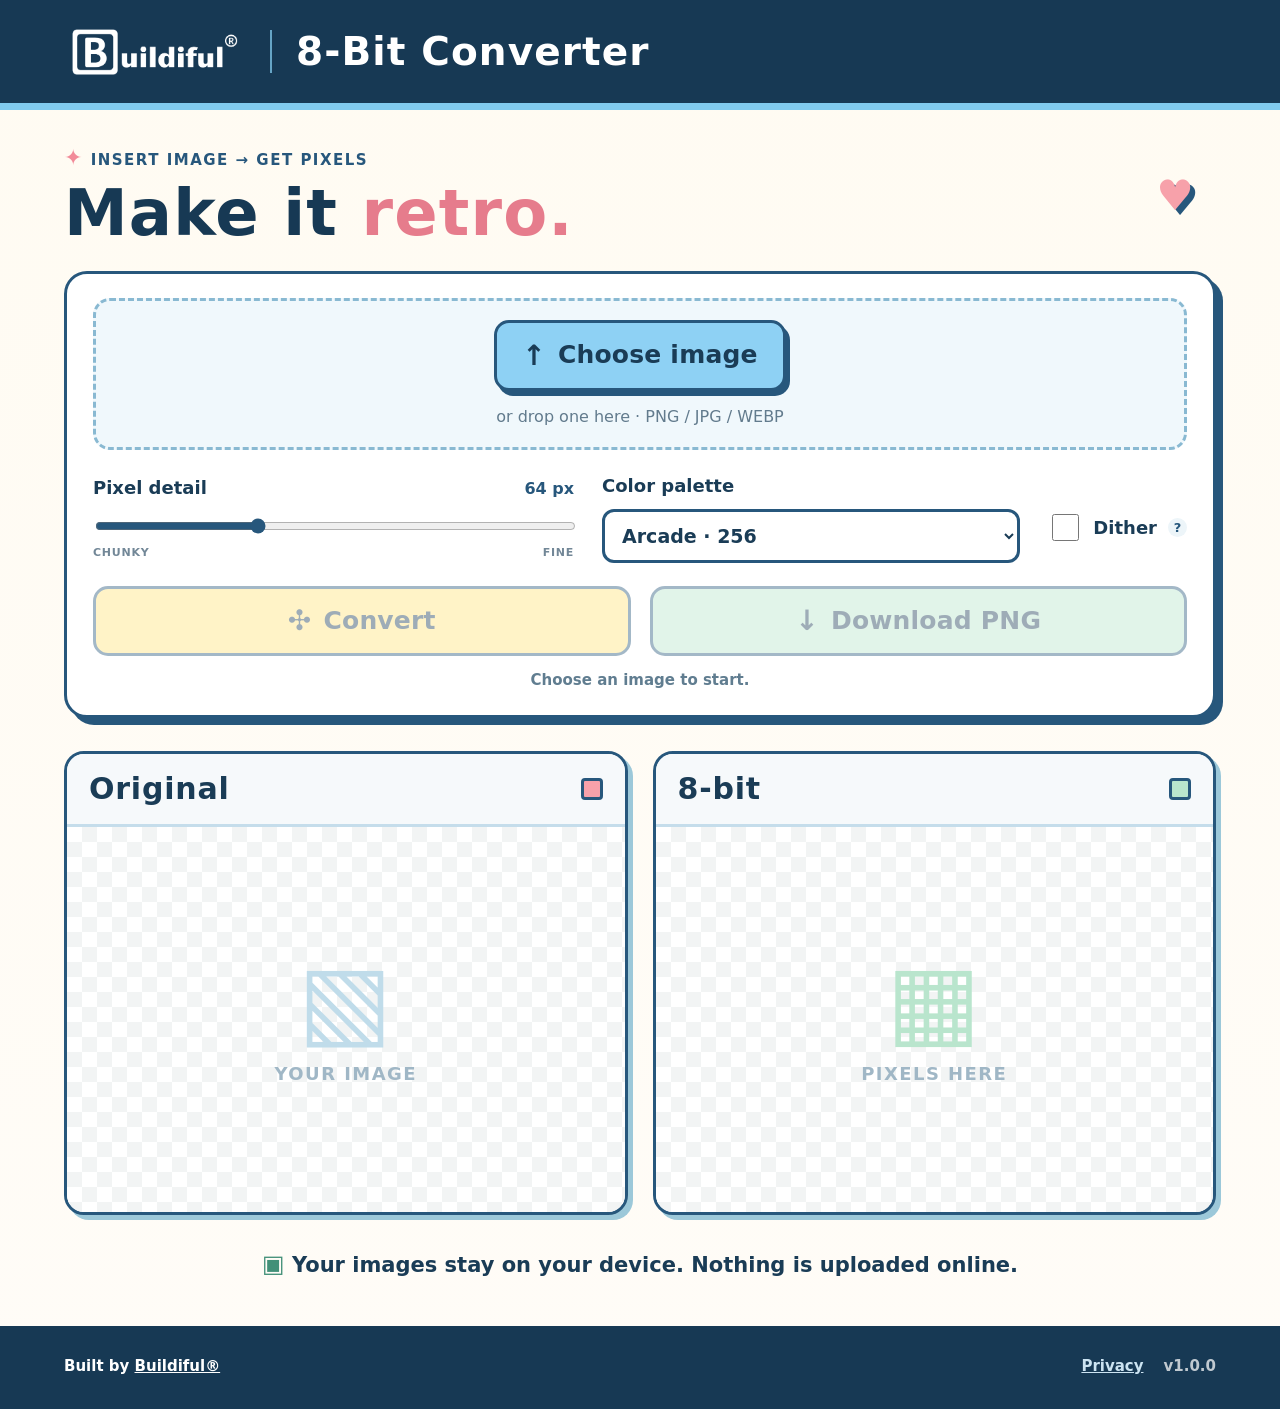
<file: index.html>
<!doctype html>
<html lang="en">
<head>
  <meta charset="utf-8">
  <meta name="viewport" content="width=device-width, initial-scale=1">
  <meta name="theme-color" content="#173954">
  <meta name="description" content="Turn photos into nostalgic pixel art with the free 8-Bit Converter by Buildiful®. Your images stay on your device.">
  <meta property="og:type" content="website">
  <meta property="og:title" content="8-Bit Converter by Buildiful®">
  <meta property="og:description" content="Your photos. Retro pixels. No uploads.">
  <meta property="og:url" content="https://buildiful.github.io/8-bit-converter/">
  <link rel="canonical" href="https://buildiful.github.io/8-bit-converter/">
  <link rel="icon" href="./assets/favicon.ico" sizes="any">
  <link rel="icon" type="image/png" sizes="32x32" href="./assets/favicon-32x32.png">
  <link rel="icon" type="image/png" sizes="16x16" href="./assets/favicon-16x16.png">
  <link rel="apple-touch-icon" href="./assets/apple-touch-icon.png">
  <link rel="stylesheet" href="./styles.css">
  <title>8-Bit Converter by Buildiful®</title>
  <script src="./js/buildiful-analytics-v2.js" defer></script>
  <script src="./js/app.js" defer></script>
</head>
<body>
  <header class="site-header">
    <div class="header-inner">
      <a class="brand" href="https://buildiful.com/" aria-label="Buildiful website">
        <img src="./assets/buildiful-logo-white.png" alt="Buildiful®" width="192" height="54">
      </a>
      <span class="brand-divider" aria-hidden="true"></span>
      <span class="app-name">8-Bit Converter</span>
    </div>
  </header>
  <main class="main">
    <div class="top-heading">
      <div>
        <p class="eyebrow"><span class="pixel-icon" aria-hidden="true">✦</span> INSERT IMAGE → GET PIXELS</p>
        <h1>Make it <span class="accent">retro.</span></h1>
      </div>
      <div class="heart" aria-hidden="true">♥</div>
    </div>

    <section class="workspace" aria-label="Pixel art converter">
      <div id="dropZone" class="upload-area" role="group" aria-label="Image upload">
        <label class="button button-blue upload-button" for="fileInput"><span aria-hidden="true">↑</span> Choose image</label>
        <input type="file" id="fileInput" accept="image/png,image/jpeg,image/webp" aria-label="Choose a PNG, JPEG, or WebP image">
        <p class="upload-hint" id="uploadHint">or drop one here · PNG / JPG / WEBP</p>
        <p class="file-name" id="fileName" aria-live="polite"></p>
      </div>

      <div class="options" aria-label="Conversion settings">
        <div class="option">
          <div class="option-heading"><label for="detail">Pixel detail</label><output id="detailValue" for="detail">64 px</output></div>
          <input type="range" id="detail" min="32" max="128" step="16" value="64" aria-label="Longest pixel-art dimension">
          <div class="range-labels"><span>CHUNKY</span><span>FINE</span></div>
        </div>
        <div class="option">
          <label for="palette">Color palette</label>
          <select id="palette">
            <option value="arcade">Arcade · 256</option>
            <option value="classic">Classic · 16</option>
            <option value="sunset">Pastel · 12</option>
            <option value="gameboy">Handheld · 4</option>
          </select>
        </div>
        <label class="dither-option"><input type="checkbox" id="dither"><span>Dither</span><span class="dither-help" title="Adds a classic dot pattern for smoother shades" aria-hidden="true">?</span></label>
      </div>

      <div class="action-row">
        <button id="convertBtn" class="button button-yellow" disabled><span aria-hidden="true">✣</span> Convert</button>
        <button id="downloadBtn" class="button button-mint" disabled><span aria-hidden="true">↓</span> Download PNG</button>
      </div>
      <p id="status" class="status" role="status" aria-live="polite">Choose an image to start.</p>
    </section>

    <section class="previews" aria-label="Before and after image preview">
      <article class="preview-card">
        <h2>Original <span class="marker pink" aria-hidden="true"></span></h2>
        <div class="preview-stage">
          <div class="preview-empty" id="originalEmpty"><span class="empty-art" aria-hidden="true">▧</span><span>YOUR IMAGE</span></div>
          <img id="originalImage" alt="Your original selected image" hidden>
        </div>
      </article>
      <article class="preview-card">
        <h2>8-bit <span class="marker mint" aria-hidden="true"></span></h2>
        <div class="preview-stage pixel-stage">
          <div class="preview-empty" id="outputEmpty"><span class="empty-art pixel-art" aria-hidden="true">▦</span><span>PIXELS HERE</span></div>
          <img id="outputImage" alt="Your converted pixel art image" hidden>
        </div>
      </article>
    </section>
    <p class="privacy-promise"><span aria-hidden="true">▣</span> Your images stay on your device. Nothing is uploaded online.</p>
  </main>
  <footer class="site-footer">
    <div class="footer-inner">
      <span>Built by <a href="https://buildiful.com/">Buildiful®</a></span>
      <div class="footer-links"><button id="analyticsSettings" type="button" aria-label="Privacy and analytics settings">Privacy</button><noscript><a href="./privacy.html">Privacy details</a></noscript><span>v1.0.0</span></div>
    </div>
  </footer>
  <div id="analyticsConsentRoot"></div>
</body>
</html>
</file>
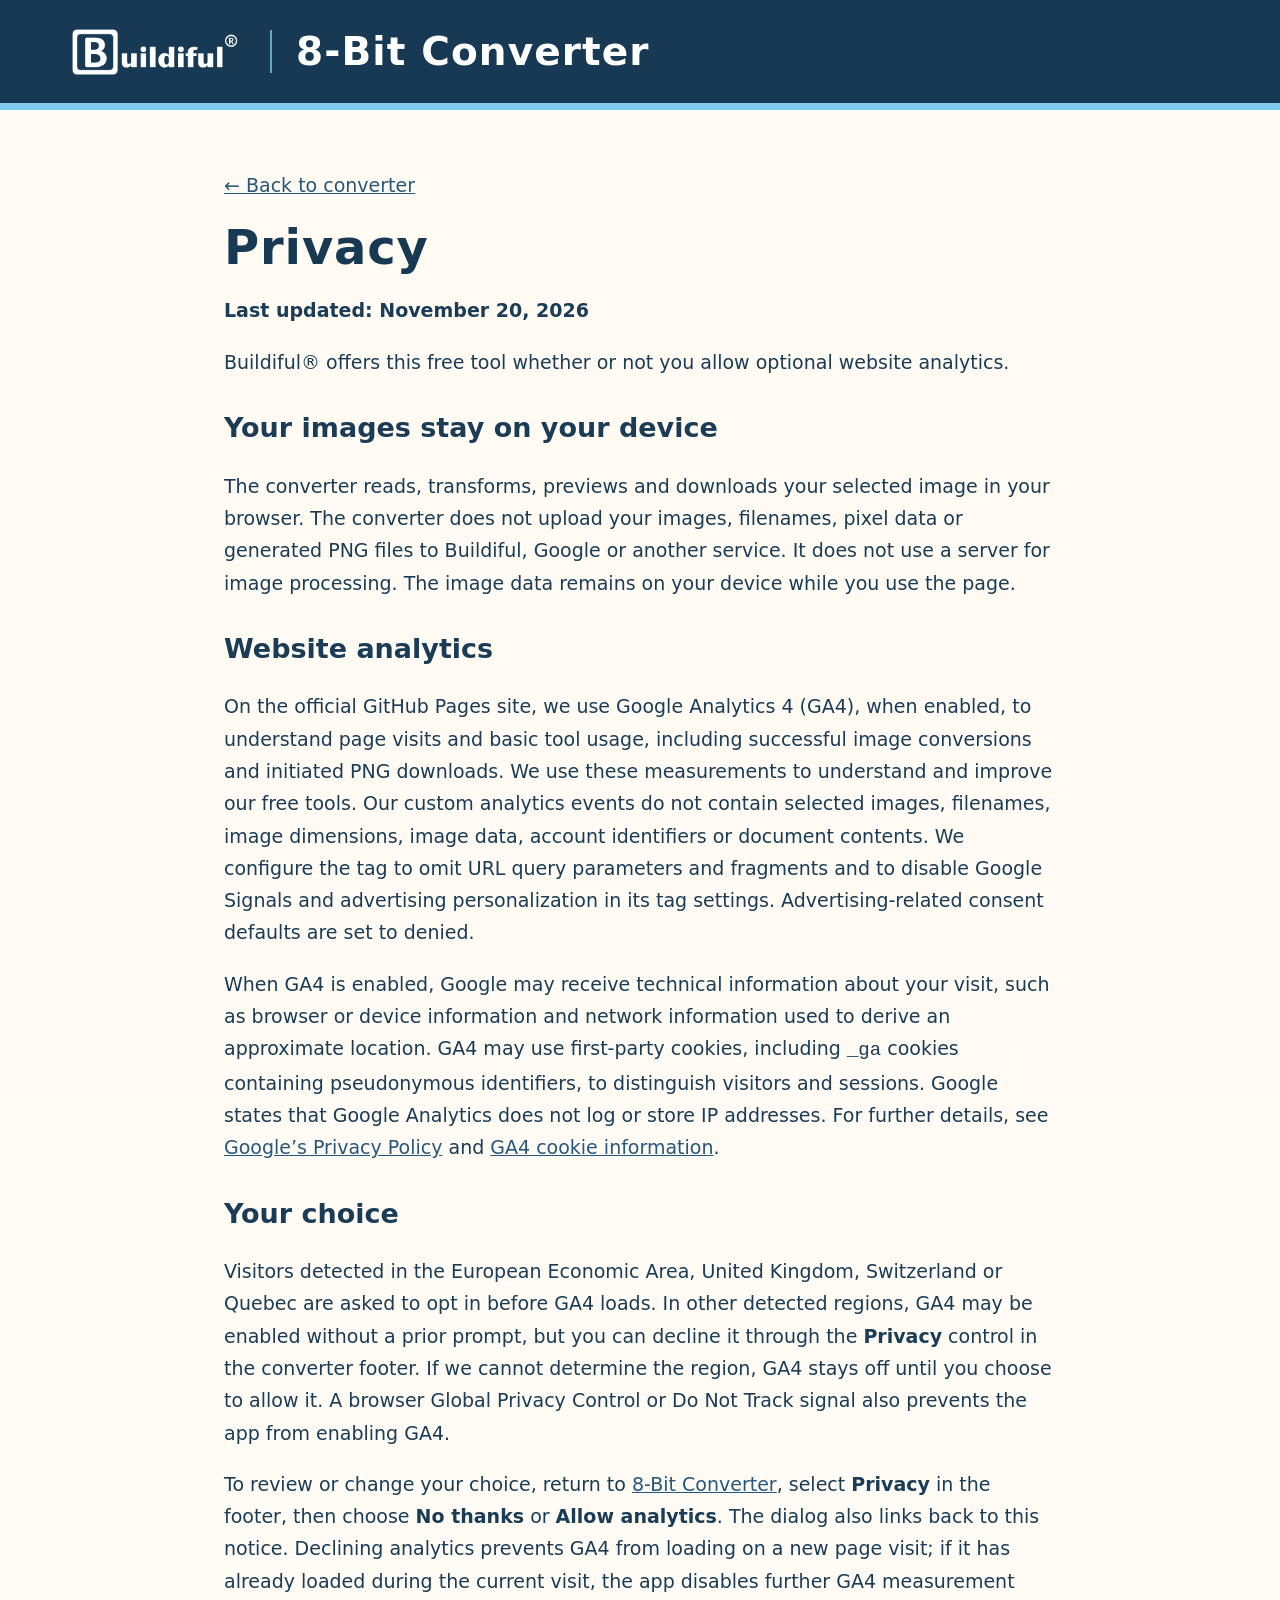
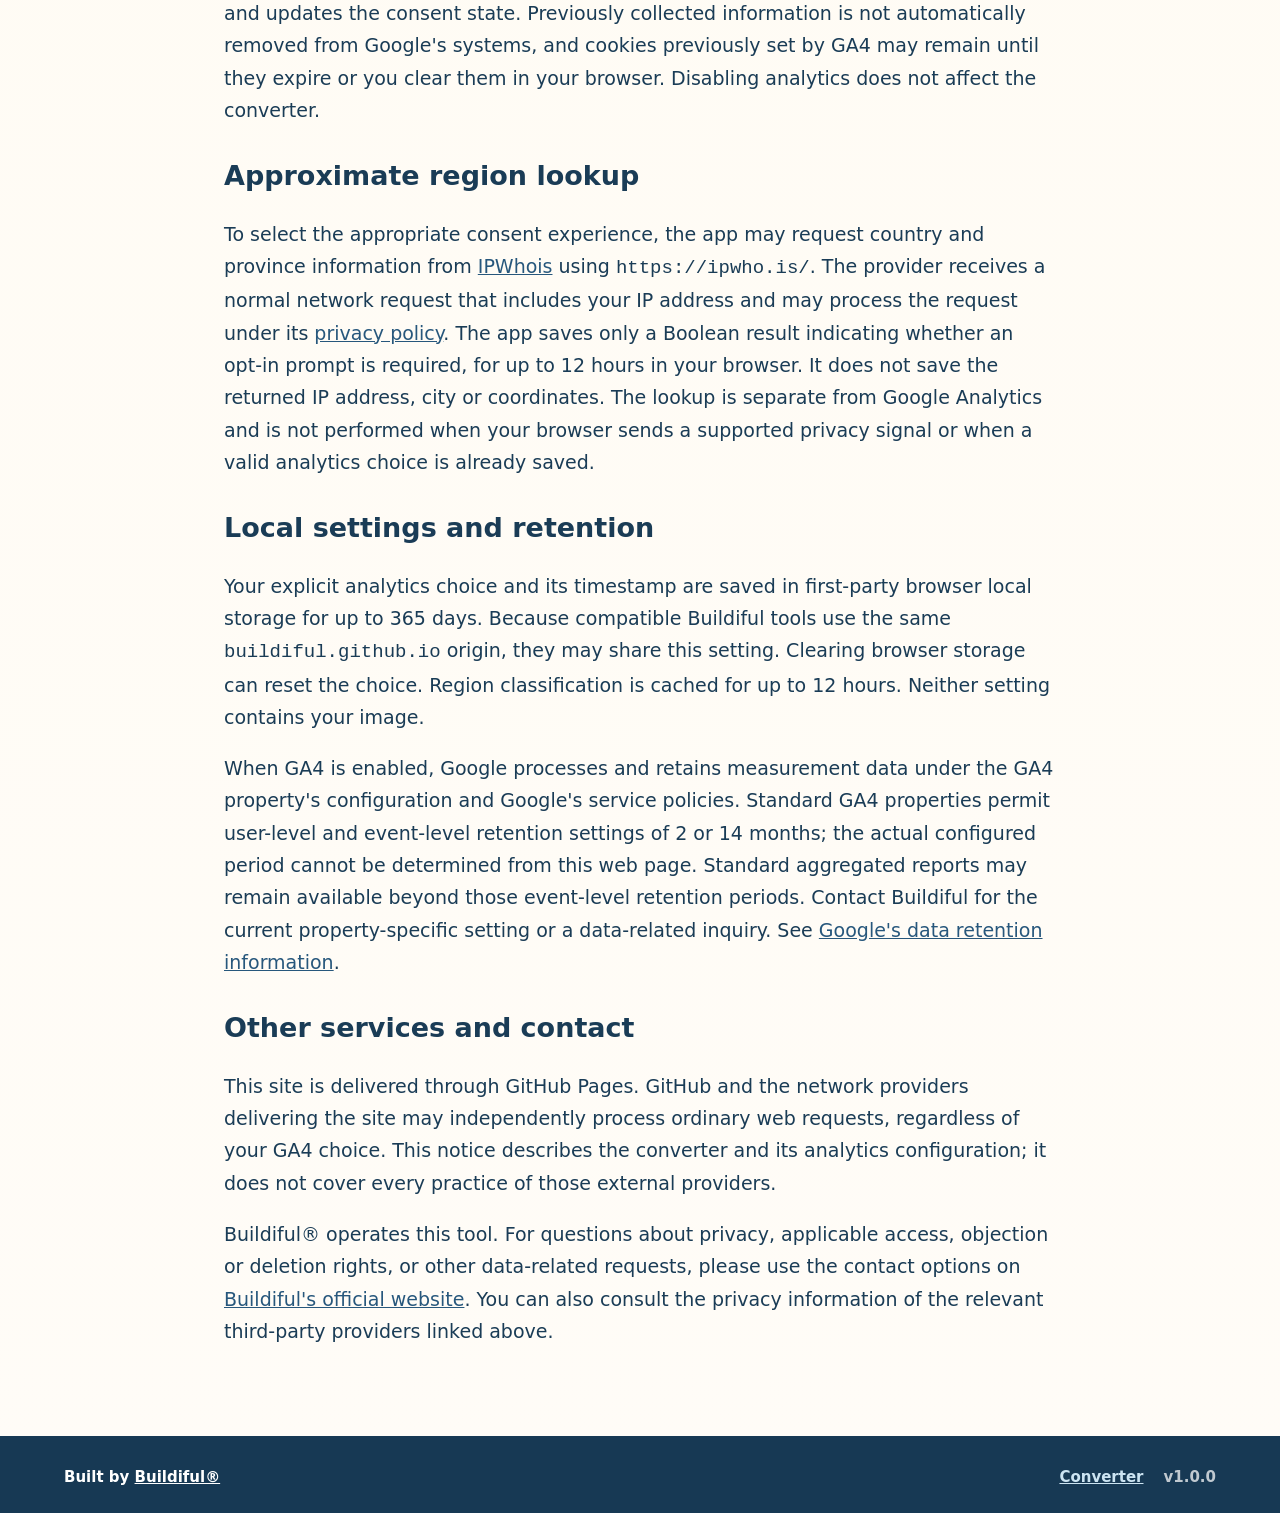
<file: privacy.html>
<!doctype html>
<html lang="en">
<head>
  <meta charset="utf-8">
  <meta name="viewport" content="width=device-width, initial-scale=1">
  <meta name="theme-color" content="#173954">
  <meta name="description" content="Privacy information for 8-Bit Converter by Buildiful®: local image processing, analytics, and your choices.">
  <title>Privacy | 8-Bit Converter by Buildiful®</title>
  <link rel="icon" href="./assets/favicon.ico" sizes="any">
  <link rel="apple-touch-icon" href="./assets/apple-touch-icon.png">
  <link rel="stylesheet" href="./styles.css">
</head>
<body>
  <header class="site-header">
    <div class="header-inner">
      <a class="brand" href="https://buildiful.com/" aria-label="Buildiful website"><img src="./assets/buildiful-logo-white.png" alt="Buildiful®" width="192" height="54"></a>
      <span class="brand-divider" aria-hidden="true"></span>
      <span class="app-name">8-Bit Converter</span>
    </div>
  </header>
  <main class="doc-main">
    <p><a href="./">← Back to converter</a></p>
    <h1>Privacy</h1>
    <p><strong>Last updated: November 20, 2026</strong></p>
    <p>Buildiful® offers this free tool whether or not you allow optional website analytics.</p>

    <h2>Your images stay on your device</h2>
    <p>The converter reads, transforms, previews and downloads your selected image in your browser. The converter does not upload your images, filenames, pixel data or generated PNG files to Buildiful, Google or another service. It does not use a server for image processing. The image data remains on your device while you use the page.</p>

    <h2>Website analytics</h2>
    <p>On the official GitHub Pages site, we use Google Analytics 4 (GA4), when enabled, to understand page visits and basic tool usage, including successful image conversions and initiated PNG downloads. We use these measurements to understand and improve our free tools. Our custom analytics events do not contain selected images, filenames, image dimensions, image data, account identifiers or document contents. We configure the tag to omit URL query parameters and fragments and to disable Google Signals and advertising personalization in its tag settings. Advertising-related consent defaults are set to denied.</p>
    <p>When GA4 is enabled, Google may receive technical information about your visit, such as browser or device information and network information used to derive an approximate location. GA4 may use first-party cookies, including <code>_ga</code> cookies containing pseudonymous identifiers, to distinguish visitors and sessions. Google states that Google Analytics does not log or store IP addresses. For further details, see <a href="https://policies.google.com/privacy">Google’s Privacy Policy</a> and <a href="https://support.google.com/analytics/answer/11397207">GA4 cookie information</a>.</p>

    <h2>Your choice</h2>
    <p>Visitors detected in the European Economic Area, United Kingdom, Switzerland or Quebec are asked to opt in before GA4 loads. In other detected regions, GA4 may be enabled without a prior prompt, but you can decline it through the <strong>Privacy</strong> control in the converter footer. If we cannot determine the region, GA4 stays off until you choose to allow it. A browser Global Privacy Control or Do Not Track signal also prevents the app from enabling GA4.</p>
    <p>To review or change your choice, return to <a href="./">8-Bit Converter</a>, select <strong>Privacy</strong> in the footer, then choose <strong>No thanks</strong> or <strong>Allow analytics</strong>. The dialog also links back to this notice. Declining analytics prevents GA4 from loading on a new page visit; if it has already loaded during the current visit, the app disables further GA4 measurement and updates the consent state. Previously collected information is not automatically removed from Google's systems, and cookies previously set by GA4 may remain until they expire or you clear them in your browser. Disabling analytics does not affect the converter.</p>

    <h2>Approximate region lookup</h2>
    <p>To select the appropriate consent experience, the app may request country and province information from <a href="https://ipwhois.io/">IPWhois</a> using <code>https://ipwho.is/</code>. The provider receives a normal network request that includes your IP address and may process the request under its <a href="https://ipwhois.io/privacy">privacy policy</a>. The app saves only a Boolean result indicating whether an opt-in prompt is required, for up to 12 hours in your browser. It does not save the returned IP address, city or coordinates. The lookup is separate from Google Analytics and is not performed when your browser sends a supported privacy signal or when a valid analytics choice is already saved.</p>

    <h2>Local settings and retention</h2>
    <p>Your explicit analytics choice and its timestamp are saved in first-party browser local storage for up to 365 days. Because compatible Buildiful tools use the same <code>buildiful.github.io</code> origin, they may share this setting. Clearing browser storage can reset the choice. Region classification is cached for up to 12 hours. Neither setting contains your image.</p>
    <p>When GA4 is enabled, Google processes and retains measurement data under the GA4 property's configuration and Google's service policies. Standard GA4 properties permit user-level and event-level retention settings of 2 or 14 months; the actual configured period cannot be determined from this web page. Standard aggregated reports may remain available beyond those event-level retention periods. Contact Buildiful for the current property-specific setting or a data-related inquiry. See <a href="https://support.google.com/analytics/answer/7667196">Google's data retention information</a>.</p>

    <h2>Other services and contact</h2>
    <p>This site is delivered through GitHub Pages. GitHub and the network providers delivering the site may independently process ordinary web requests, regardless of your GA4 choice. This notice describes the converter and its analytics configuration; it does not cover every practice of those external providers.</p>
    <p>Buildiful® operates this tool. For questions about privacy, applicable access, objection or deletion rights, or other data-related requests, please use the contact options on <a href="https://buildiful.com/">Buildiful's official website</a>. You can also consult the privacy information of the relevant third-party providers linked above.</p>
  </main>
  <footer class="site-footer">
    <div class="footer-inner">
      <span>Built by <a href="https://buildiful.com/">Buildiful®</a></span>
      <div class="footer-links"><a href="./">Converter</a><span>v1.0.0</span></div>
    </div>
  </footer>
</body>
</html>
</file>
<file: styles.css>
:root{color-scheme:light;--navy:#173954;--blue:#27577c;--sky:#88cef4;--pink:#f7a1aa;--mint:#b9e5cd;--yellow:#ffe37b;--cream:#fffaf0;--ink:#1a3c56;--shadow:7px 7px 0 #27577c;--border:3px solid var(--blue);font-family:system-ui,-apple-system,BlinkMacSystemFont,"Segoe UI",sans-serif;line-height:1.45}
*{box-sizing:border-box}html{min-width:320px}body{margin:0;background:linear-gradient(#fffbf2,#fffcf7);color:var(--ink);font-size:18px}button,input,select{font:inherit}a{color:inherit}button{cursor:pointer}button:disabled{cursor:not-allowed;opacity:.42;box-shadow:none;transform:none!important}button:focus-visible,a:focus-visible,label:focus-within,select:focus-visible,input:focus-visible{outline:4px solid #f5a94b;outline-offset:4px}
.site-header{background:var(--navy);color:#fff;border-bottom:7px solid #80caed}.header-inner{max-width:1200px;margin:auto;display:flex;gap:24px;align-items:center;min-height:103px;padding:14px 24px}.brand img{display:block;width:182px;height:auto;max-height:54px;object-fit:contain}.brand-divider{width:2px;height:43px;background:#80caed;opacity:.75}.app-name{font-size:clamp(23px,3.4vw,39px);font-weight:900;letter-spacing:.028em;line-height:1.12}
.main{max-width:1200px;margin:0 auto;padding:30px 24px 44px}.top-heading{display:flex;justify-content:space-between;align-items:center;margin:2px 0 21px}.eyebrow{font-size:15px;font-weight:900;letter-spacing:.1em;margin:0 0 3px;color:var(--blue)}.pixel-icon{font-size:22px;color:#f28b99}h1{font-size:clamp(37px,5.5vw,64px);line-height:1.15;letter-spacing:.018em;margin:0;color:var(--navy);font-weight:900}.accent{color:#e67c8c}.heart{font-size:42px;color:var(--pink);text-shadow:5px 5px var(--blue);padding-right:22px}
.workspace{border:var(--border);border-radius:23px;background:#fff;box-shadow:var(--shadow);padding:24px 26px 17px}.upload-area{min-height:130px;background:#f0f8fc;border:3px dashed #89b9d2;border-radius:17px;padding:19px;text-align:center;transition:background .2s,border-color .2s}.upload-area.dragover{background:#d7f1fb;border-color:#27577c}.upload-button{display:inline-flex!important}#fileInput{position:absolute;width:1px;height:1px;opacity:0;pointer-events:none}.button{border:var(--border);border-radius:15px;padding:14px 25px;min-height:65px;font-size:clamp(19px,2.5vw,25px);font-weight:900;letter-spacing:.008em;color:var(--ink);display:inline-flex;align-items:center;justify-content:center;gap:12px;box-shadow:4px 5px 0 var(--blue);transition:transform .1s,box-shadow .1s;text-decoration:none}.button:not(:disabled):active{transform:translate(3px,4px);box-shadow:1px 1px 0 var(--blue)}.button-blue{background:#8ed1f4}.button-yellow{background:var(--yellow)}.button-mint{background:var(--mint)}.button span{font-size:28px;line-height:1}.upload-hint{font-size:16px;margin:14px 0 0;color:#627b8d}.file-name{font-weight:800;overflow-wrap:anywhere;color:var(--blue);margin:7px 0 0}.file-name:empty{display:none}
.options{display:grid;grid-template-columns:1.15fr 1fr auto;gap:28px;align-items:center;margin:23px 0}.option{min-width:0}.option label,.option-heading label{display:block;font-size:18px;font-weight:850;margin-bottom:10px}.option-heading{display:flex;justify-content:space-between;align-items:baseline;gap:8px}.option-heading output{font-size:16px;font-weight:800;color:var(--blue)}input[type=range]{width:100%;accent-color:var(--blue);cursor:pointer;height:24px}.range-labels{display:flex;justify-content:space-between;font-size:11px;font-weight:900;letter-spacing:.07em;color:#728797}select{width:100%;min-height:54px;border:var(--border);border-radius:12px;padding:9px 13px;background:#fff;color:var(--ink);font-size:19px;font-weight:800}.dither-option{align-self:center;display:flex;align-items:center;gap:11px;font-size:18px;font-weight:850;white-space:nowrap;margin-top:20px;cursor:pointer}.dither-option input{width:27px;height:27px;accent-color:var(--blue)}.dither-help{display:inline-grid;place-items:center;border-radius:50%;width:19px;height:19px;font-size:13px;background:#edf5f9;color:var(--blue)}.action-row{display:grid;grid-template-columns:1fr 1fr;gap:19px}.status{min-height:28px;text-align:center;margin:14px 0 0;color:#607d90;font-weight:750;font-size:15px}.status.error{color:#b23b56}
.previews{display:grid;grid-template-columns:1fr 1fr;gap:25px;margin-top:33px}.preview-card{background:#fff;border:var(--border);border-radius:20px;overflow:hidden;box-shadow:5px 5px 0 #9cc8d9}.preview-card h2{display:flex;align-items:center;justify-content:space-between;margin:0;background:#f6f9fb;border-bottom:3px solid #c5ddeb;padding:13px 22px;font-weight:900;letter-spacing:.026em;font-size:clamp(22px,3vw,30px)}.marker{display:inline-block;width:22px;height:22px;border:3px solid var(--blue);border-radius:4px}.marker.pink{background:var(--pink)}.marker.mint{background:var(--mint)}.preview-stage{height:clamp(250px,31vw,385px);display:flex;align-items:center;justify-content:center;padding:14px;background:repeating-conic-gradient(#f2f4f4 0 25%,#fff 0 50%) 0 0/30px 30px}.preview-stage img{display:block;max-width:100%;max-height:100%;object-fit:contain}.preview-stage img[hidden]{display:none}.pixel-stage img{image-rendering:pixelated}.preview-empty{display:flex;flex-direction:column;align-items:center;gap:10px;font-size:18px;font-weight:900;letter-spacing:.08em;color:#a0b7c6}.empty-art{font-size:100px;color:#c0dcea;line-height:1}.pixel-art{color:#b9e5cd}.preview-empty[hidden]{display:none}.privacy-promise{text-align:center;font-weight:800;margin:32px 0 0;font-size:clamp(16px,2.5vw,21px)}.privacy-promise span{color:#429078;font-size:24px}
.site-footer{background:#173954;color:#fff}.footer-inner{max-width:1200px;min-height:83px;margin:auto;padding:18px 24px;display:flex;justify-content:space-between;align-items:center;gap:14px;font-size:15px;font-weight:650}.footer-links{display:flex;align-items:center;gap:20px;flex-wrap:wrap}.footer-links a,.footer-links button{color:#cce4f2;text-decoration:underline}.footer-links button{padding:0;background:none;border:0;font-size:inherit;font-weight:inherit}.footer-links span{opacity:.73}
.consent-banner{z-index:100;position:fixed;bottom:18px;left:50%;transform:translateX(-50%);width:min(94vw,720px);padding:20px;background:#fff;border:3px solid var(--blue);border-radius:18px;box-shadow:0 8px 0 #173954,0 12px 32px #0003}.consent-banner h2{font-size:25px;margin:0 0 5px}.consent-banner p{font-size:16px;line-height:1.45;margin:0 0 17px}.consent-actions{display:flex;gap:12px}.consent-actions button{flex:1;min-height:49px;border:2px solid var(--blue);border-radius:10px;background:#d2edfc;font-size:19px;font-weight:850}.consent-actions button:last-child{background:#c4ead3}.consent-banner a{font-weight:750}.consent-banner .consent-close{border:0;background:none;text-decoration:underline;color:var(--blue);font-size:16px;font-weight:700;margin-top:10px;padding:0}
.doc-main{max-width:880px;margin:0 auto;padding:40px 24px 70px}.doc-main h1{font-size:48px;margin-bottom:18px}.doc-main h2{font-size:27px;margin-top:30px}.doc-main p,.doc-main li{font-size:19px;line-height:1.7}.doc-main a{color:var(--blue)}
@media(max-width:760px){.header-inner{min-height:84px;gap:15px;padding:13px 17px}.brand img{width:126px}.brand-divider{height:31px}.app-name{font-size:clamp(19px,5vw,28px)}.main{padding:22px 14px 37px}.heart{display:none}.workspace{padding:16px 14px}.options{grid-template-columns:1fr 1fr;gap:16px}.dither-option{grid-column:1/-1;margin:0}.previews{gap:14px;margin-top:26px}.preview-card h2{padding:9px 12px}.preview-stage{height:260px}.footer-inner{align-items:flex-start;flex-direction:column}.footer-links{gap:13px}.button{min-height:60px;padding:10px 13px}}
@media(max-width:520px){.options{grid-template-columns:1fr}.dither-option{grid-column:auto}.action-row{grid-template-columns:1fr}.previews{grid-template-columns:1fr}.preview-stage{height:310px}.upload-hint{font-size:14px}.eyebrow{font-size:12px}.consent-actions{flex-direction:column}.consent-banner{bottom:10px;padding:16px}.top-heading{margin-bottom:18px}}
@media(max-width:360px){.header-inner{gap:10px;padding-left:12px;padding-right:12px}.brand img{width:111px}.app-name{font-size:19px;letter-spacing:.016em}.brand-divider{height:28px}}
@media(prefers-reduced-motion:reduce){.button,.upload-area{transition:none}}
</file>
